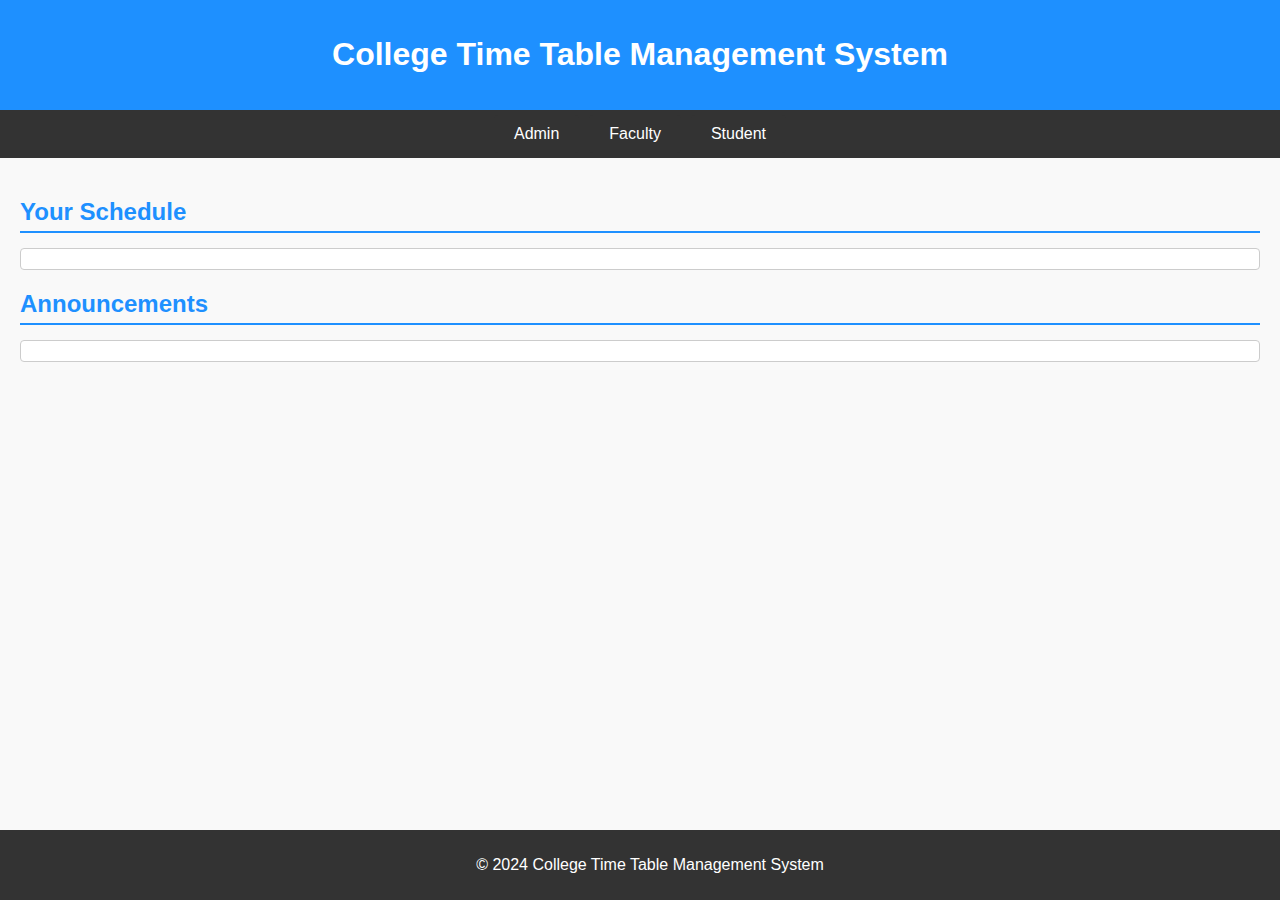
<file: final project/index.html>
<!DOCTYPE html>
<html lang="en">
<head>
  <meta charset="UTF-8">
  <meta name="viewport" content="width=device-width, initial-scale=1.0">
  <title>College Time Table Management System</title>
  <link rel="stylesheet" href="styles.css">
</head>
<body>
  <header>
    <h1>College Time Table Management System</h1>
  </header>

  <nav>
    <button onclick="switchRole('admin')">Admin</button>
    <button onclick="switchRole('faculty')">Faculty</button>
    <button onclick="switchRole('student')">Student</button>
  </nav>

  <main id="content">
    <!-- Admin Section: Schedule Creation -->
    <section id="schedule-creation" class="admin-only hidden">
      <h2>Create Schedule</h2>
      <form id="schedule-form" onsubmit="addSchedule(event)">
        <label for="course">Course Name:</label>
        <input type="text" id="course" name="course" required>

        <label for="faculty">Faculty:</label>
        <input type="text" id="faculty" name="faculty" required>

        <label for="day">Day:</label>
        <select id="day" name="day" required>
          <option value="Monday">Monday</option>
          <option value="Tuesday">Tuesday</option>
          <option value="Wednesday">Wednesday</option>
          <option value="Thursday">Thursday</option>
          <option value="Friday">Friday</option>
        </select>

        <label for="time">Time:</label>
        <input type="time" id="time" name="time" required>

        <button type="submit">Add Schedule</button>
      </form>
      <div id="schedule-list"></div>
    </section>

    <!-- Announcements Section -->
    <section id="announcements" class="admin-only hidden">
      <h2>Announcements</h2>
      <form id="announcement-form" onsubmit="postAnnouncement(event)">
        <textarea id="announcement-text" placeholder="Enter announcement..." required></textarea>
        <button type="submit">Post</button>
      </form>
      <div id="announcement-list"></div>
    </section>

    <!-- Faculty Section: Attendance Tracking -->
    <section id="attendance" class="faculty-only hidden">
      <h2>Attendance Tracking</h2>
      <form id="attendance-form" onsubmit="markAttendance(event)">
        <label for="student-name">Student Name:</label>
        <input type="text" id="student-name" name="student-name" required>

        <label for="attendance-status">Status:</label>
        <select id="attendance-status" name="attendance-status">
          <option value="present">Present</option>
          <option value="absent">Absent</option>
        </select>

        <button type="submit">Mark Attendance</button>
      </form>
      <div id="attendance-list"></div>
    </section>

    <!-- Student Section: View Schedules and Announcements -->
    <section id="student-view" class="student-only hidden">
      <h2>Your Schedule</h2>
      <div id="student-schedule"></div>

      <h2>Announcements</h2>
      <div id="student-announcements"></div>
    </section>
  </main>

  <footer>
    <p>&copy; 2024 College Time Table Management System</p>
  </footer>

  <script src="script.js"></script>
</body>
</html>
</file>
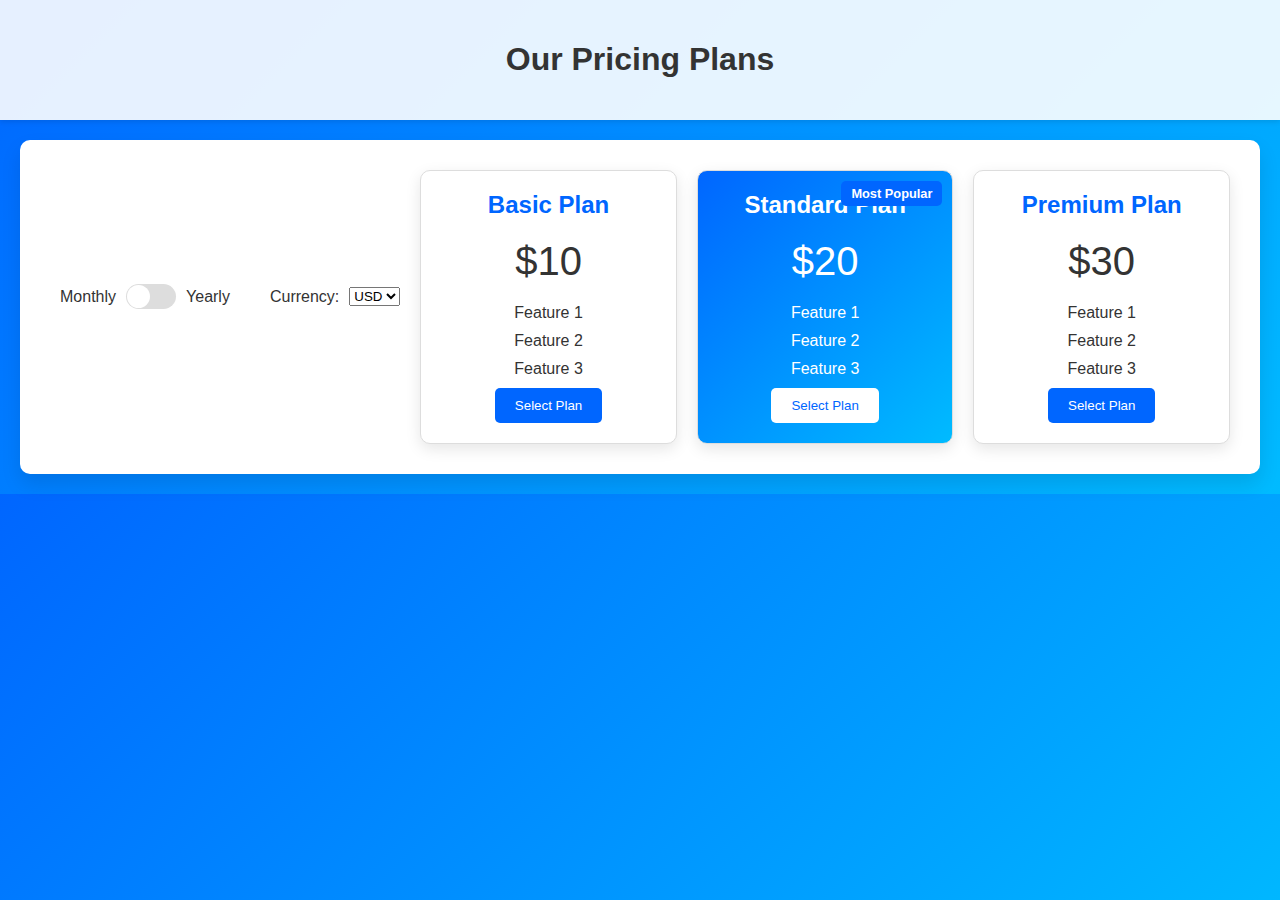
<file: WEEK 1/index.html>
<!DOCTYPE html>
<html lang="en">
<head>
    <meta charset="UTF-8">
    <meta name="viewport" content="width=device-width, initial-scale=1.0">
    <title>Pricing Page</title>
    <link rel="stylesheet" href="styles.css">
</head>
<body>
    <header>
        <h1>Our Pricing Plans</h1>
    </header>
    <main>
        <div class="pricing-container">
            <div class="pricing-controls">
                <div class="pricing-toggle">
                    <span>Monthly</span>
                    <input type="checkbox" id="togglePricing">
                    <label for="togglePricing"></label>
                    <span>Yearly</span>
                </div>
                <div class="currency-toggle">
                    <label for="currencySelect">Currency: </label>
                    <select id="currencySelect">
                        <option value="usd">USD</option>
                        <option value="inr">INR</option>
                    </select>
                </div>
            </div>
            <div class="pricing-card">
                <h2>Basic Plan</h2>
                <p class="price" data-monthly-usd="10" data-yearly-usd="100" data-monthly-inr="750" data-yearly-inr="7500">$10</p>
                <ul>
                    <li>Feature 1</li>
                    <li>Feature 2</li>
                    <li>Feature 3</li>
                </ul>
                <button>Select Plan</button>
            </div>
            <div class="pricing-card popular">
                <h2>Standard Plan</h2>
                <p class="price" data-monthly-usd="20" data-yearly-usd="200" data-monthly-inr="1500" data-yearly-inr="15000">$20</p>
                <ul>
                    <li>Feature 1</li>
                    <li>Feature 2</li>
                    <li>Feature 3</li>
                </ul>
                <button>Select Plan</button>
                <div class="badge">Most Popular</div>
            </div>
            <div class="pricing-card">
                <h2>Premium Plan</h2>
                <p class="price" data-monthly-usd="30" data-yearly-usd="300" data-monthly-inr="2250" data-yearly-inr="22500">$30</p>
                <ul>
                    <li>Feature 1</li>
                    <li>Feature 2</li>
                    <li>Feature 3</li>
                </ul>
                <button>Select Plan</button>
            </div>
        </div>
    </main>
    <script src="script.js"></script>
</body>
</html>
</file>
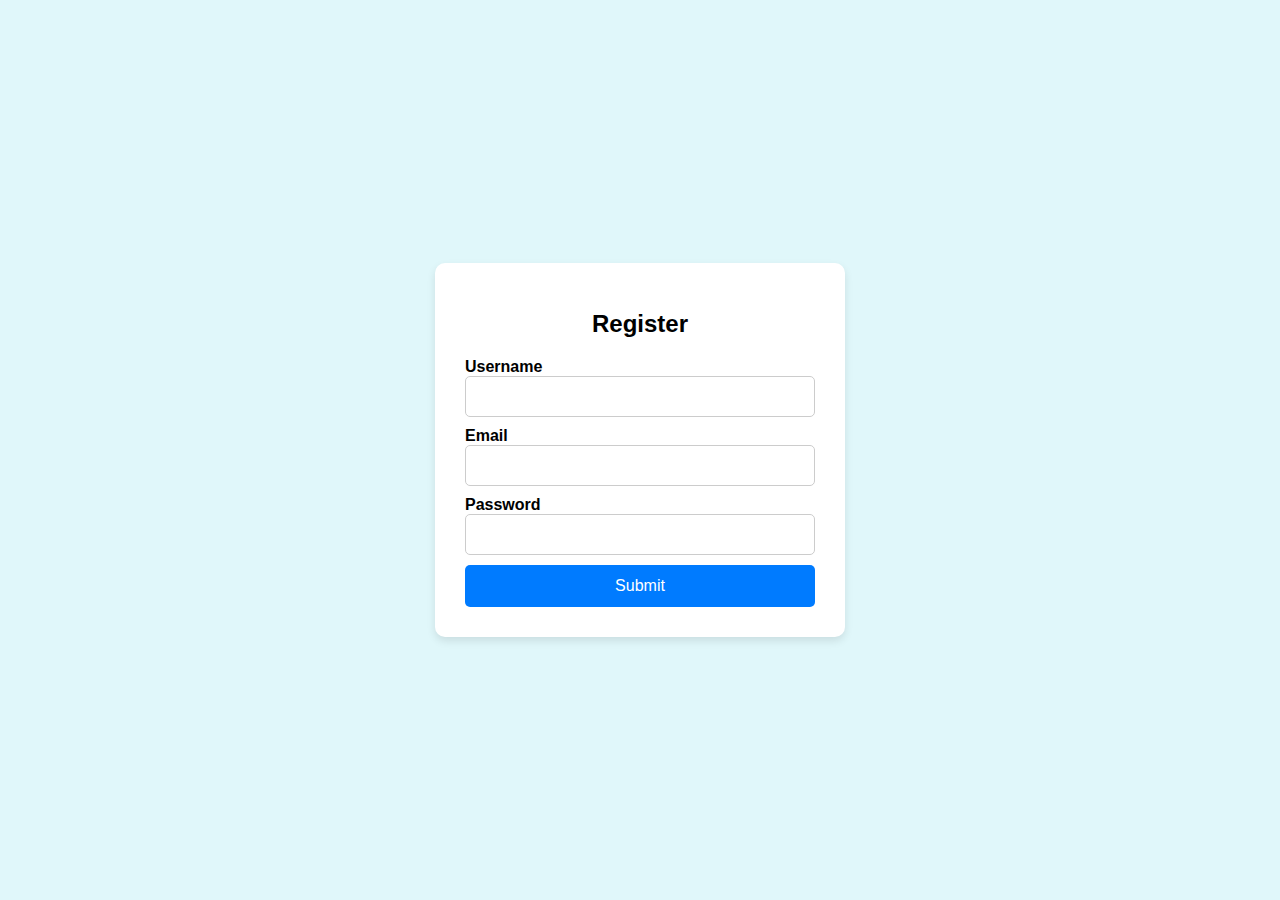
<file: week 2/index.html>
<!DOCTYPE html>
<html lang="en">
<head>
    <meta charset="UTF-8">
    <meta name="viewport" content="width=device-width, initial-scale=1.0">
    <title>Registration Form</title>
    <link rel="stylesheet" href="styles.css">
</head>
<body>
    <div class="form-container">
        <form id="registration-form">
            <h1>Register</h1>
            <label for="username">Username</label>
            <input type="text" id="username" name="username" required>
            
            <label for="email">Email</label>
            <input type="email" id="email" name="email" required>
            
            <label for="password">Password</label>
            <input type="password" id="password" name="password" required>
            
            <button type="submit">Submit</button>
        </form>
    </div>
</body>
</html>
</file>
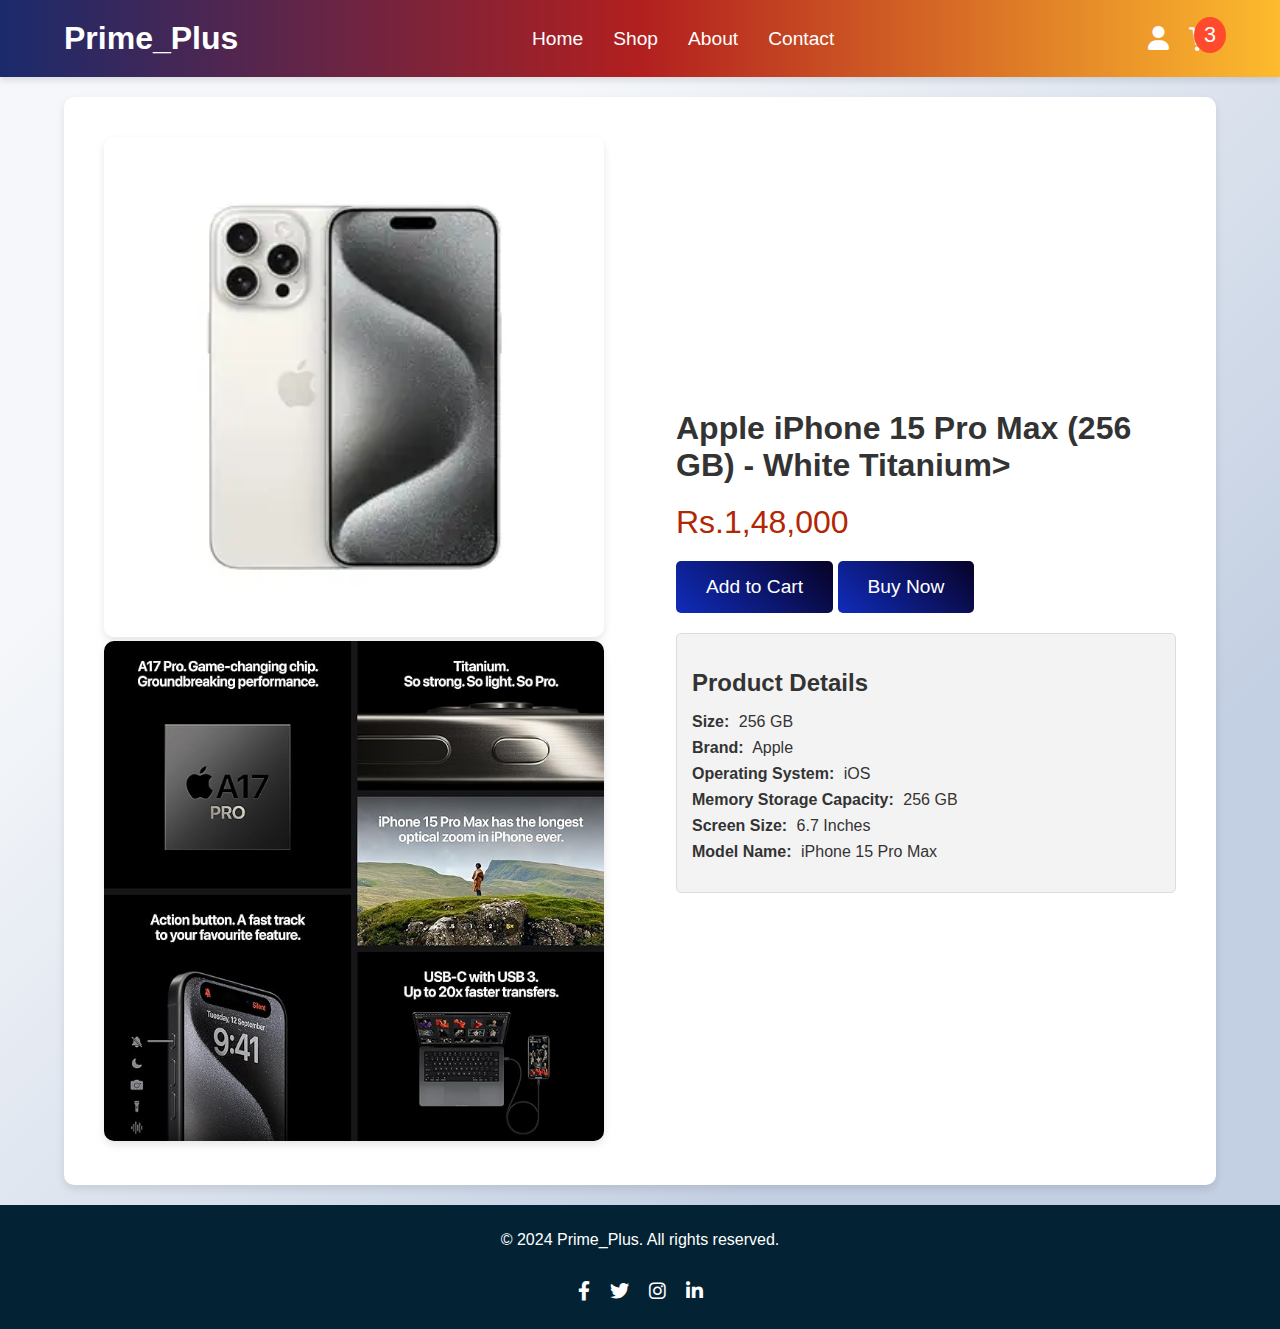
<file: week 3/index.html>
<!DOCTYPE html>
<html lang="en">
<head>
    <meta charset="UTF-8">
    <meta name="viewport" content="width=device-width, initial-scale=1.0">
    <title>Professional E-commerce Product Page</title>
    <link rel="stylesheet" href="styles.css">
    <link rel="stylesheet" href="https://cdnjs.cloudflare.com/ajax/libs/font-awesome/6.0.0-beta3/css/all.min.css">
</head>
<body>
    <div class="wrapper">
        <header>
            <div class="container">
                <div class="logo">
                    <h1>Prime_Plus</h1>
                </div>
                <nav>
                    <ul>
                        <li><a href="#">Home</a></li>
                        <li><a href="#">Shop</a></li>
                        <li><a href="#">About</a></li>
                        <li><a href="#">Contact</a></li>
                    </ul>
                </nav>
                <div class="header-icons">
                    <a href="#"><i class="fas fa-user"></i></a>
                    <div class="cart">
                        <a href="#"><i class="fas fa-shopping-cart"></i><span class="cart-count">3</span></a>
                    </div>
                </div>
            </div>
        </header>

        <main>
            <div class="container">
                <section class="product">
                    <div class="product-image">
                        <img src="Iphone.webp" alt="Product Image">
                        <img src="i2.jpg" alt="Product Image">
                    </div>
                    <div class="product-details">
                        <h1 class="product-name">Apple iPhone 15 Pro Max (256 GB) - White Titanium></h1>
                        <div class="product-price">Rs.1,48,000</div>
                        <button class="cta-button">Add to Cart</button>
                        <button class="cta-button">Buy Now</button>
                        
                        <div class="product-details-box">
                            <h2>Product Details</h2>
                            <ul>
                                <li><strong>Size:</strong> 256 GB</li>
                                <li><strong>Brand:</strong> Apple</li>
                                <li><strong>Operating System:</strong> iOS</li>
                                <li><strong>Memory Storage Capacity:</strong> 256 GB</li>
                                <li><strong>Screen Size:</strong> 6.7 Inches</li>
                                <li><strong>Model Name:</strong> iPhone 15 Pro Max</li>
                            </ul>
                        </div>
                    </div>
                </section>
            </div>
        </main>

        <footer>
            <div class="container">
                <p>&copy; 2024 Prime_Plus. All rights reserved.</p>
                <ul>
                    <li><a href="#"><i class="fab fa-facebook-f"></i></a></li>
                    <li><a href="#"><i class="fab fa-twitter"></i></a></li>
                    <li><a href="#"><i class="fab fa-instagram"></i></a></li>
                    <li><a href="#"><i class="fab fa-linkedin-in"></i></a></li>
                </ul>
            </div>
        </footer>
    </div>
</body>
</html>
</file>
<file: final project/styles.css>
body {
  font-family: Arial, sans-serif;
  margin: 0;
  padding: 0;
  background-color: #f9f9f9;
  color: #333;
}

header {
  background-color: #1E90FF;
  color: white;
  padding: 15px;
  text-align: center;
  box-shadow: 0 2px 4px rgba(0, 0, 0, 0.1);
}

nav {
  display: flex;
  justify-content: center;
  background-color: #333;
}

nav button {
  background-color: #333;
  color: white;
  border: none;
  padding: 10px 20px;
  cursor: pointer;
  margin: 5px;
  transition: background-color 0.3s ease;
}

nav button:hover {
  background-color: #575757;
}

main {
  padding: 20px;
}

h2 {
  color: #1E90FF;
  border-bottom: 2px solid #1E90FF;
  padding-bottom: 5px;
  margin-bottom: 15px;
}

form {
  display: flex;
  flex-direction: column;
  margin-bottom: 20px;
}

label {
  margin-bottom: 5px;
  font-weight: bold;
}

input, textarea, select, button {
  margin-bottom: 10px;
  padding: 10px;
  font-size: 16px;
  border: 1px solid #ddd;
  border-radius: 4px;
}

textarea {
  resize: vertical;
  height: 100px;
}

button[type="submit"] {
  background-color: #1E90FF;
  color: white;
  border: none;
  cursor: pointer;
  transition: background-color 0.3s ease;
}

button[type="submit"]:hover {
  background-color: #1C86EE;
}

#announcement-list, #attendance-list, #schedule-list, #student-schedule, #student-announcements {
  border: 1px solid #ccc;
  padding: 10px;
  background-color: white;
  border-radius: 4px;
  margin-top: 10px;
}

footer {
  background-color: #333;
  color: white;
  text-align: center;
  padding: 10px;
  position: fixed;
  bottom: 0;
  width: 100%;
}

.hidden {
  display: none;
}
</file>
<file: WEEK 1/styles.css>
body {
    font-family: 'Roboto', sans-serif;
    margin: 0;
    padding: 0;
    background: linear-gradient(135deg, #06f, #0bf);
    display: flex;
    flex-direction: column;
    align-items: center;
    color: #333;
}

header {
    background: rgba(255, 255, 255, 0.9);
    color: #333;
    width: 100%;
    padding: 20px 0;
    text-align: center;
    box-shadow: 0 2px 5px rgba(0, 0, 0, 0.1);
}

main {
    width: 100%;
    max-width: 1200px;
    margin: 20px auto;
    padding: 20px;
    background-color: #fff;
    border-radius: 10px;
    box-shadow: 0 10px 20px rgba(0, 0, 0, 0.1);
}

.pricing-container {
    display: flex;
    flex-direction: column;
    align-items: center;
}

.pricing-controls {
    display: flex;
    align-items: center;
    margin-bottom: 20px;
}

.pricing-toggle, .currency-toggle {
    display: flex;
    align-items: center;
    margin: 0 10px;
}

.pricing-toggle span, .currency-toggle label {
    margin: 0 10px;
}

.pricing-toggle input {
    display: none;
}

.pricing-toggle label {
    width: 50px;
    height: 25px;
    background-color: #ddd;
    border-radius: 15px;
    position: relative;
    cursor: pointer;
}

.pricing-toggle label::after {
    content: '';
    width: 23px;
    height: 23px;
    background-color: #fff;
    border-radius: 50%;
    position: absolute;
    top: 1px;
    left: 1px;
    transition: 0.3s;
}

.pricing-toggle input:checked + label::after {
    left: 26px;
}

.pricing-card {
    background-color: #fff;
    border: 1px solid #ddd;
    border-radius: 10px;
    padding: 20px;
    margin: 10px;
    text-align: center;
    box-shadow: 0 5px 15px rgba(0, 0, 0, 0.1);
    transition: transform 0.3s, box-shadow 0.3s;
    flex: 1;
    max-width: 300px;
    position: relative;
}

.pricing-card:hover {
    transform: translateY(-10px);
    box-shadow: 0 15px 30px rgba(0, 0, 0, 0.2);
}

.pricing-card h2 {
    margin-top: 0;
    font-size: 1.5em;
    color: #06f;
}

.pricing-card .price {
    font-size: 2.5em;
    color: #333;
    margin: 20px 0;
}

.pricing-card ul {
    list-style: none;
    padding: 0;
    margin: 0;
}

.pricing-card li {
    margin: 10px 0;
}

.pricing-card button {
    padding: 10px 20px;
    border: none;
    background-color: #06f;
    color: #fff;
    border-radius: 5px;
    cursor: pointer;
    transition: background-color 0.3s;
}

.pricing-card button:hover {
    background-color: #0056b3;
}

.pricing-card.popular {
    background: linear-gradient(135deg, #06f, #0bf);
    color: #fff;
}

.pricing-card.popular h2,
.pricing-card.popular .price,
.pricing-card.popular ul,
.pricing-card.popular li {
    color: #fff;
}

.pricing-card.popular button {
    background-color: #fff;
    color: #06f;
}

.pricing-card.popular button:hover {
    background-color: #0056b3;
    color: #fff;
}

.badge {
    position: absolute;
    top: 10px;
    right: 10px;
    background-color: #06f;
    color: #fff;
    padding: 5px 10px;
    border-radius: 5px;
    font-size: 0.8em;
    font-weight: bold;
}

@media (min-width: 768px) {
    .pricing-container {
        flex-direction: row;
        justify-content: space-around;
    }
}
</file>
<file: week 2/styles.css>
body {
    font-family: Arial, sans-serif;
    background-color: #e0f7fa; /* New background color */
    display: flex;
    justify-content: center;
    align-items: center;
    height: 100vh;
    margin: 0;
}

.form-container {
    background-color: #fff;
    padding: 30px;
    border-radius: 10px;
    box-shadow: 0 4px 8px rgba(0, 0, 0, 0.1);
    width: 350px;
    display: grid;
    grid-template-rows: auto;
    gap: 15px;
}

h1 {
    text-align: center;
    margin-bottom: 20px;
    font-size: 24px;
}

label {
    margin-bottom: 5px;
    font-weight: bold;
}

input {
    width: 100%;
    padding: 12px;
    margin-bottom: 10px;
    border: 1px solid #ccc;
    border-radius: 5px;
    box-sizing: border-box;
}

button {
    width: 100%;
    padding: 12px;
    background-color: #007BFF;
    color: #fff;
    border: none;
    border-radius: 5px;
    cursor: pointer;
    font-size: 16px;
}

button:hover {
    background-color: #0056b3;
}
</file>
<file: week 3/styles.css>
body {
    font-family: 'Arial', sans-serif;
    margin: 0;
    padding: 0;
    box-sizing: border-box;
    background-color: #f4f4f4;
    color: #333;
    display: flex;
    flex-direction: column;
    min-height: 100vh;
}

body {
    background: linear-gradient(135deg, #f5f7fa 25%, #c3cfe2 75%);
    background-size: cover;
}

.wrapper {
    display: flex;
    flex-direction: column;
    flex-grow: 1;
}

.container {
    width: 90%;
    max-width: 1200px;
    margin: 0 auto;
}

header {
    background: linear-gradient(to right, #1a2a6c, #b21f1f, #fdbb2d);
    color: #fff;
    padding: 20px 0;
    position: relative;
    box-shadow: 0 4px 6px rgba(0, 0, 0, 0.1);
}

header .container {
    display: flex;
    align-items: center;
    justify-content: space-between;
}

.logo {
    display: flex;
    align-items: center;
}

.logo h1 {
    margin: 0;
    font-size: 2em;
    font-family: 'Montserrat', sans-serif;
}

nav ul {
    list-style: none;
    display: flex;
    margin: 0;
    padding: 0;
}

nav ul li {
    margin: 0 15px;
}

nav ul li a {
    color: #fff;
    text-decoration: none;
    font-size: 1.2em;
    font-family: 'Montserrat', sans-serif;
    transition: color 0.3s;
}

nav ul li a:hover {
    color: #ffeb3b;
}

.cart {
    display: flex;
    align-items: center;
}

.cart a {
    color: #fff;
    font-size: 1.5em;
    text-decoration: none;
    display: flex;
    align-items: center;
    position: relative;
}

.cart a .cart-count {
    position: absolute;
    top: -10px;
    right: -10px;
    background: #ff4b2b;
    color: #fff;
    border-radius: 50%;
    padding: 5px 10px;
    font-size: 0.9em;
}

.header-icons {
    display: flex;
    align-items: center;
}

.header-icons a {
    color: #fff;
    font-size: 1.5em;
    margin-left: 20px;
    text-decoration: none;
    transition: color 0.3s;
}

.header-icons a:hover {
    color: #ffeb3b;
}

main {
    flex-grow: 1;
}

.product {
    display: flex;
    align-items: center;
    justify-content: space-between;
    background-color: #fff;
    padding: 40px;
    margin: 20px 0;
    box-shadow: 0 4px 8px rgba(0,0,0,0.1);
    border-radius: 10px;
}

.product-image img {
    max-width: 500px;
    width: 100%;
    height: auto;
    border-radius: 10px;
    box-shadow: 0 4px 8px rgba(0,0,0,0.1);
}

.product-details {
    max-width: 500px;
    margin-left: 40px;
    font-family: 'Montserrat', sans-serif;
}

.product-details-box {
    background-color: #f4f3f3;
    border: 1px solid #ddd;
    padding: 15px;
    margin-top: 20px;
    border-radius: 5px;
}

.product-details-box h2 {
    font-size: 1.5em;
    margin-bottom: 10px;
    color: #333;
}

.product-details-box ul {
    list-style-type: none;
    padding: 0;
}

.product-details-box ul li {
    margin-bottom: 8px;
}

.product-details-box ul li strong {
    margin-right: 5px;
}

.product-name {
    font-size: 2em;
    margin-bottom: 20px;
    color: #333;
}

.product-description {
    font-size: 1.2em;
    margin-bottom: 20px;
    line-height: 1.6;
    color: #555;
}

.product-price {
    font-size: 2em;
    color: #b12704;
    margin-bottom: 20px;
}

.cta-button {
    background: linear-gradient(45deg, #102cbb, #080227);
    color: #fff;
    border: none;
    padding: 15px 30px;
    font-size: 1.2em;
    border-radius: 5px;
    cursor: pointer;
    transition: background 0.3s;
}

.cta-button:hover {
    background: linear-gradient(45deg, #f8cdda, #1d2b64);
}

footer {
    background-color: #032335;
    color: #fff;
    text-align: center;
    padding: 10px;
    margin-top: auto;
}

footer .container {
    display: flex;
    flex-direction: column;
    align-items: center;
}

footer ul {
    list-style: none;
    display: flex;
    padding: 0;
}

footer ul li {
    margin: 0 10px;
}

footer ul li a {
    color: #fff;
    font-size: 1.2em;
    text-decoration: none;
    transition: color 0.3s;
}

footer ul li a:hover {
    color: #ff9900;
}

@media (max-width: 768px) {
    .product {
        flex-direction: column;
        text-align: center;
    }

    .product-details {
        margin: 0;
        margin-top: 20px;
    }
}
</file>
